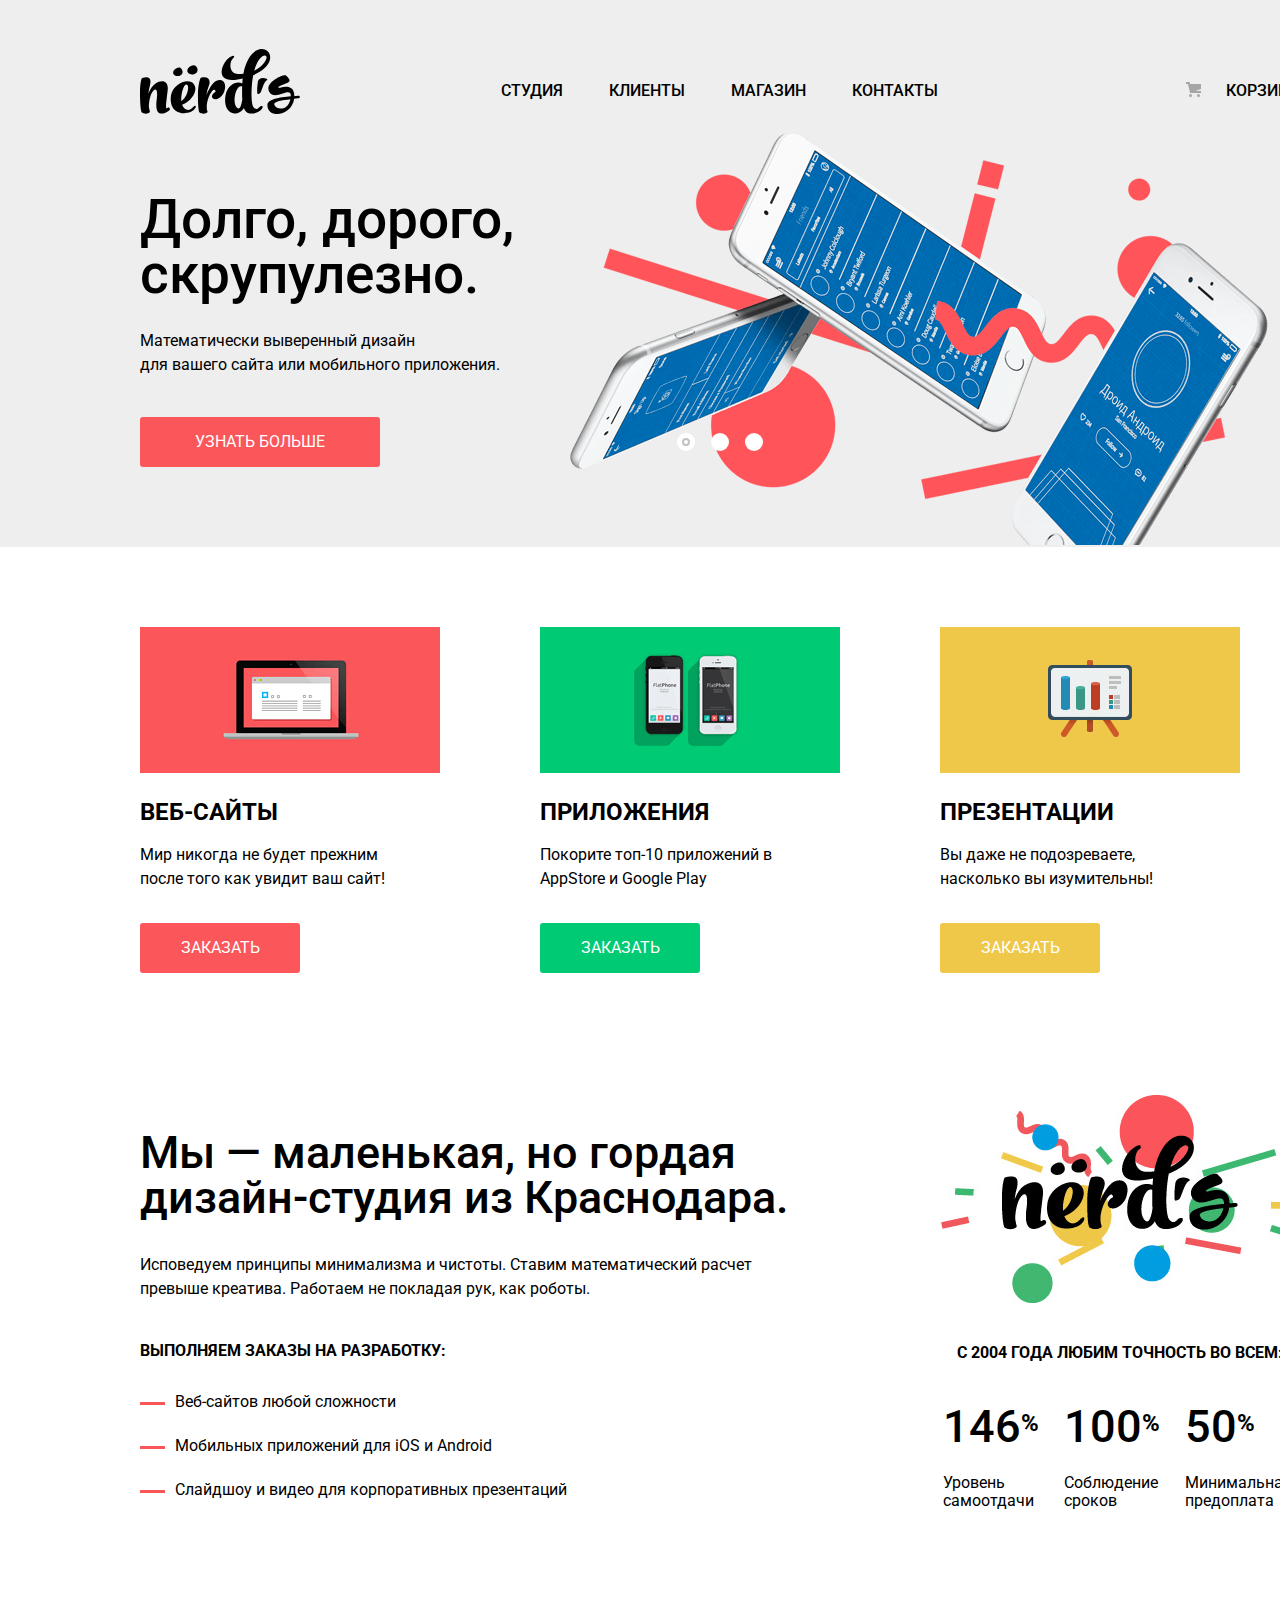
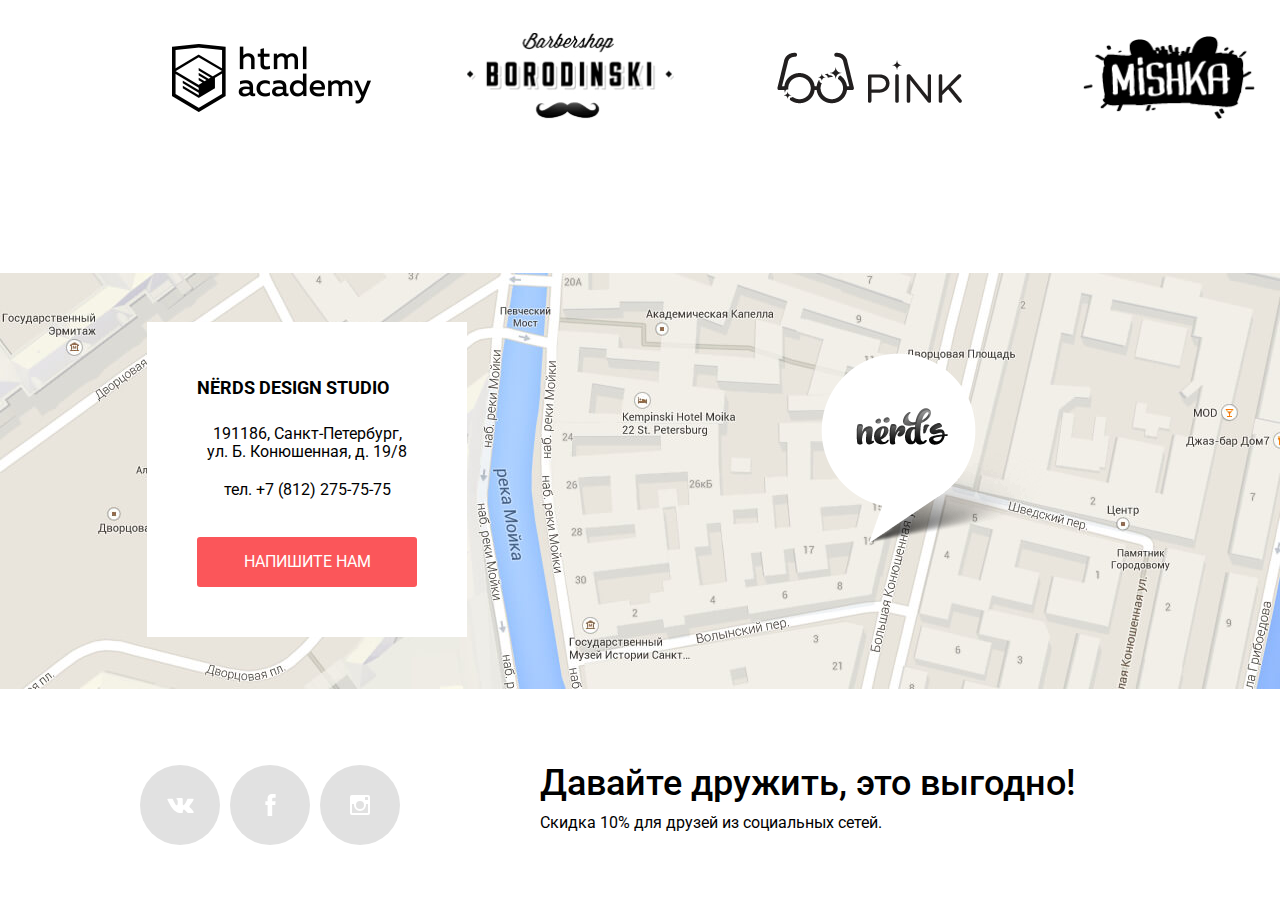
<file: index.html>
<!DOCTYPE html>
<html lang="ru">
  <head>
    <meta charset="utf-8">
    <title>HTML Academy: Нёрдс</title>
    <link href="css/normalize.css" rel="stylesheet">
    <link href="css/min.style.css" rel="stylesheet">
    <link href="https://fonts.googleapis.com/css?family=Roboto:400,500&amp;subset=cyrillic" rel="stylesheet">
  </head>

  <body>
    <header class="main-header">
      <nav class="main-navigation">
        <div class="container">
          <a class="main-header-logo">
            <img src="img/nerds-logo.svg" width="160" height="65" alt="Логотип студии «Nerds»">
          </a>

          <ul class="site-navigation">
            <li><a href="studio.html">Студия</a></li>
            <li><a href="customers.html">Клиенты</a></li>
            <li><a href="catalog.html">Магазин</a></li>
            <li><a href="contacts.html">Контакты</a></li>
          </ul>
          <ul class="user-navigation">
            <li class="shopping-cart">
              <a class="cart-link" href="cart.html">Корзина</a>
            </li>
          </ul>
        </div>
      </nav>

      <section class="slider">
        <div class="container">
          <h2 class="visually-hidden">Преимущества</h2>
          <input class="visually-hidden" type="radio" id="product-1" name="toggle" checked>
          <input class="visually-hidden" type="radio" id="product-2" name="toggle">
          <input class="visually-hidden" type="radio" id="product-3" name="toggle">
          <div class="slide-controls">
            <label class="slide-controls-item slide-controls-item--1" for="product-1">Первый</label>
            <label class="slide-controls-item slide-controls-item--2" for="product-2">Второй</label>
            <label class="slide-controls-item slide-controls-item--3" for="product-3">Третий</label>
          </div>
          <ul class="slide-list">
            <li class="slide-item">
              <h3>Долго, дорого,<br> скрупулезно.</h3>
              <p>Математически выверенный дизайн<br> для вашего сайта или мобильного приложения.</p>
              <a class="button" href="info.html">Узнать больше</a>
            </li>
            <li class="slide-item">
              <h3>Любим математику как никто другой</h3>
              <p>Никакого креатива, только математические формулы для расчета идеальных пропорций.</p>
              <a class="button" href="info.html">Узнать больше</a>
            </li>
            <li class="slide-item">
              <h3>Только ночь, только хардкор</h3>
              <p>Работать днем, как все? Мы против этого. Ближе к полуночи работа только начинается.</p>
              <a class="button" href="info.html">Узнать больше</a>
            </li>
          </ul>
        </div>
      </section>
    </header>

    <main class="container">

      <h1 class="visually-hidden">Студия «Nerds»</h1>

      <section class="advantages">
        <h2 class="visually-hidden">Преимущества</h2>
        <ul class="advantages-list">
          <li class="advantages-item advantages-item-1">
              <h3>Веб-сайты</h3>
              <p>Мир никогда не будет прежним<br> после того как увидит ваш сайт!</p>
              <a class="button button-1" href="order.html">Заказать</a>
          </li>
          <li class="advantages-item advantages-item-2">
            <h3>Приложения</h3>
            <p>Покорите топ-10 приложений в<br> AppStore и Google Play</p>
            <a class="button button-2" href="order.html">Заказать</a>
          </li>
          <li class="advantages-item advantages-item-3">
            <h3>Презентации</h3>
            <p>Вы даже не подозреваете,<br> насколько вы изумительны!</p>
            <a class="button button-3" href="order.html">Заказать</a>
          </li>
        </ul>
      </section>

      <div class="index-columns">
        <section class="studio">
          <h2 class="visually-hidden">О студии</h2>
            <p class="about-studio">Мы — маленькая, но гордая <br>дизайн-студия из Краснодара.</p>
            <p>Исповедуем принципы минимализма и чистоты. Ставим математический расчет<br> превыше креатива. Работаем не покладая рук, как роботы.</p>
            <b>Выполняем заказы на разработку:</b>
            <ul class="studio-list">
              <li>Веб-сайтов любой сложности</li>
              <li>Мобильных приложений для iOS и Android</li>
              <li>Слайдшоу и видео для корпоративных презентаций</li>
            </ul>
          </section>

          <section class="container-table">
            <h3>С 2004 года любим точность во всем:</h3>
            <table>
              <tr>
                <td class="percent">146<span>%</span></td>
                <td class="percent">100<span>%</span></td>
                <td class="percent">50<span>%</span></td>
              </tr>
              <tr>
                <td>Уровень самоотдачи</td>
                <td>Соблюдение сроков</td>
                <td>Минимальная предоплата</td>
              </tr>
          </table>
        </section>
      </div>

        <section class="brands">
          <h2 class="visually-hidden">Бренды</h2>
          <ul class="brands-list">
            <li class="brands-item">
              <a href="https://htmlacademy.ru/intensive/htmlcss">
                <img src="img/logo-1.png" width="199" height="68" alt="HTML Academy">
              </a>
            </li>
            <li class="brands-item">
              <a href="#">
                <img src="img/logo-2.png" width="209" height="90" alt="Барбершоп «Бородинский»">
              </a>
            </li>
            <li class="brands-item">
              <a href="#">
                <img src="img/logo-3.png" width="185" height="52" alt="Pink">
              </a>
            </li>
            <li class="brands-item">
              <a href="#">
                <img src="img/logo-4.png" width="173" height="84" alt="Mishka">
              </a>
            </li>
          </ul>
        </section>
      </main>

      <section class="modal-map">
        <h2 class="visually-hidden">Как проехать</h2>
        <iframe src="https://yandex.ru/map-widget/v1/-/CBujeNeKhC" width="1440" height="440"></iframe>
        <img src="img/map.jpg" width="1520" height="416" alt="Карта">
        <div class="modal-map-marker">
           <img src="img/map-marker.png" width="231" height="190" alt="Маркер">
        </div>
        <div class="contacts">
          <h2>Nёrds design studio</h2>
          <p>191186, Санкт-Петербург,<br> ул. Б. Конюшенная, д. 19/8</p>
          <p>тел. +7 (812) 275-75-75</p>
          <a class="button contacts-button" href="form.html">Напишите нам</a>
        </div>
      </section>

    <footer class="main-footer">
      <div class="container">
        <div class="footer-social">
          <ul>
            <li><a class="social-btn" href="#"><span class="visually-hidden">Вконтакте</span>
              <svg xmlns="http://www.w3.org/2000/svg" width="27" height="15" viewBox="0 0 26.14 14.91">
                <path d="M26 13.47l-.09-.17a13.55 13.55 0 0 0-2.6-3q-.87-.83-1.1-1.12A1 1 0 0 1 22 8a10.27 10.27 0 0 1 1.22-1.78l.88-1.16q2.35-3.13 2-4L26 .94a.8.8 0 0 0-.4-.22 2.14 2.14 0 0 0-.87 0h-3.92a.51.51 0 0 0-.27 0h-.3a.6.6 0 0 0-.15.14.93.93 0 0 0-.14.24 22.22 22.22 0 0 1-1.46 3.06q-.5.84-.93 1.46a7 7 0 0 1-.71.91 4.94 4.94 0 0 1-.52.47q-.23.18-.35.15l-.23-.05a.9.9 0 0 1-.31-.33 1.49 1.49 0 0 1-.16-.53v-.55-.65-.57-1.12-1-.75a3.14 3.14 0 0 0 0-.62 2.12 2.12 0 0 0-.14-.44.73.73 0 0 0-.28-.33 1.57 1.57 0 0 0-.46-.18A9 9 0 0 0 12.57 0a8.93 8.93 0 0 0-3.25.33 1.83 1.83 0 0 0-.52.41q-.25.3-.07.33a1.67 1.67 0 0 1 1.16.59l.08.16a2.6 2.6 0 0 1 .19.63 6.32 6.32 0 0 1 .12 1 10.59 10.59 0 0 1 0 1.7q-.07.71-.13 1.1a2.21 2.21 0 0 1-.18.64 2.69 2.69 0 0 1-.16.3l-.07.07a1 1 0 0 1-.37.07.86.86 0 0 1-.46-.19 3.27 3.27 0 0 1-.56-.52 7 7 0 0 1-.66-.93q-.37-.6-.76-1.42l-.22-.39q-.2-.38-.56-1.11t-.62-1.43A.9.9 0 0 0 5.2.9h-.07a.93.93 0 0 0-.22-.16A1.44 1.44 0 0 0 4.6.65L.87.68A1 1 0 0 0 .1.94L0 1a.44.44 0 0 0 0 .22 1.08 1.08 0 0 0 .08.37Q.9 3.53 1.86 5.31t1.66 2.87Q4.23 9.27 5 10.24t1 1.24l.37.41.34.33a8.06 8.06 0 0 0 1 .78 16.34 16.34 0 0 0 1.4.9 7.6 7.6 0 0 0 1.79.72 6.19 6.19 0 0 0 2 .22h1.57a1.08 1.08 0 0 0 .72-.3l.05-.07a.9.9 0 0 0 .1-.25 1.38 1.38 0 0 0 0-.37 4.48 4.48 0 0 1 .09-1.05 2.77 2.77 0 0 1 .23-.71 1.74 1.74 0 0 1 .29-.4 1.19 1.19 0 0 1 .23-.2h.11a.86.86 0 0 1 .77.21 4.52 4.52 0 0 1 .83.79q.39.47.93 1.05a6.41 6.41 0 0 0 1 .87l.27.16a3.31 3.31 0 0 0 .71.3 1.53 1.53 0 0 0 .76.07l3.48-.05a1.58 1.58 0 0 0 .8-.17.68.68 0 0 0 .34-.37 1.06 1.06 0 0 0 0-.46 1.71 1.71 0 0 0-.1-.36z" fill="#fff"/>

              </svg>
            </a></li>
            <li><a class="social-btn" href="#"><span class="visually-hidden">Фейсбук</span>
              <svg xmlns="http://www.w3.org/2000/svg" width="19" height="22" viewBox="0 0 10.15 21.74">
                <path d="M3.34 1.12A4.77 4.77 0 0 1 6.53 0h3.61v3.81H7.81a1.07 1.07 0 0 0-1.09.83v2.55h3.42c-.08 1.23-.24 2.45-.41 3.67h-3v10.87H2.21V10.86H0V7.21h2.19V3.66a3.83 3.83 0 0 1 1.15-2.54z" fill="#fff"/>
              </svg>
            </a></li>
            <li><a class="social-btn" href="#"><span class="visually-hidden">Инстаграм</span>
              <svg xmlns="http://www.w3.org/2000/svg" width="20" height="20" viewBox="0 0 20 20">
                <path d="M18 0H2a2 2 0 0 0-2 2v16a2 2 0 0 0 2 2h16a2 2 0 0 0 2-2V2a2 2 0 0 0-2-2zm-8 6a4 4 0 1 1-4 4 4 4 0 0 1 4-4zM2.5 18a.47.47 0 0 1-.5-.5V9h2.1a3.4 3.4 0 0 0-.1 1 6 6 0 1 0 12 0 3.4 3.4 0 0 0-.1-1H18v8.5a.47.47 0 0 1-.5.5zM18 4.5a.47.47 0 0 1-.5.5h-2a.47.47 0 0 1-.5-.5v-2a.47.47 0 0 1 .5-.5h2a.47.47 0 0 1 .5.5z" fill="#fff"/>
              </svg>
            </a></li>
          </ul>
          </div>
          <div class="footer-discount">
            <b>Давайте дружить, это выгодно!</b>
            <p>Скидка 10% для друзей из социальных сетей.</p>
          </div>
        </div>
      </footer>

      <section class="modal modal-login">
        <h2>Напишите нам</h2>
        <form class="appointment-form" action="https://echo.htmlacademy.ru" method="post">
          <p class="appointment-item appointment-contacts">
            <label for="appointment-name">Ваше имя:</label>
            <input id="appointment-name" type="text" name="login" placeholder="Имя Фамилия"/>
          </p>
          <p class="appointment-item appointment-contacts">
            <label for="appointment-email">Ваш e-mail:</label>
            <input id="appointment-email" type="text" name="email" placeholder="email@example.com"/>
          </p>
          <p class="appointment-item">
            <label for="appointment-text">Текст письма:</label>
            <textarea id="appointment-text" name="text" placeholder="В свободной форме"></textarea>
          </p>
          <button class="button" type="submit">Отправить</button>
        </form>
        <button class="modal-close" type="button">Закрыть</button>
      </section>

      <script src="js/min.popup.js"></script>
  </body>
</html>
</file>
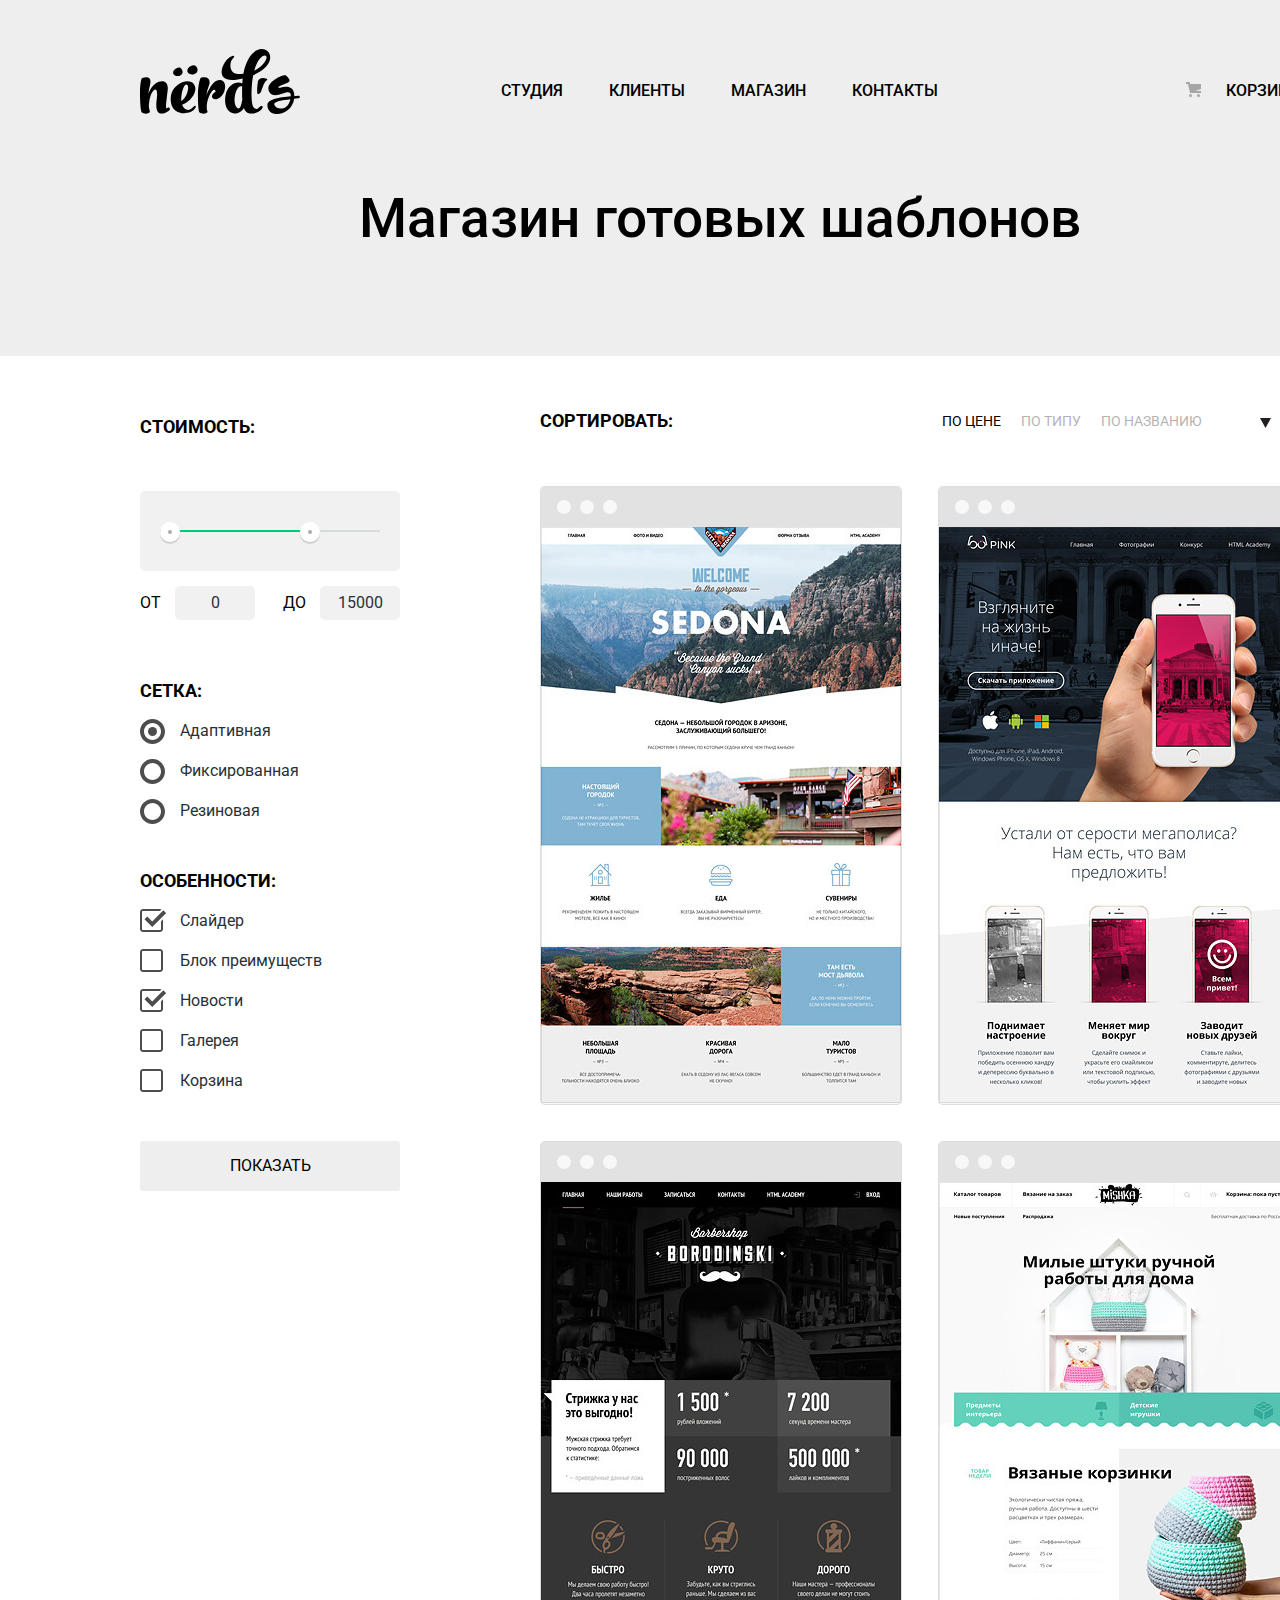
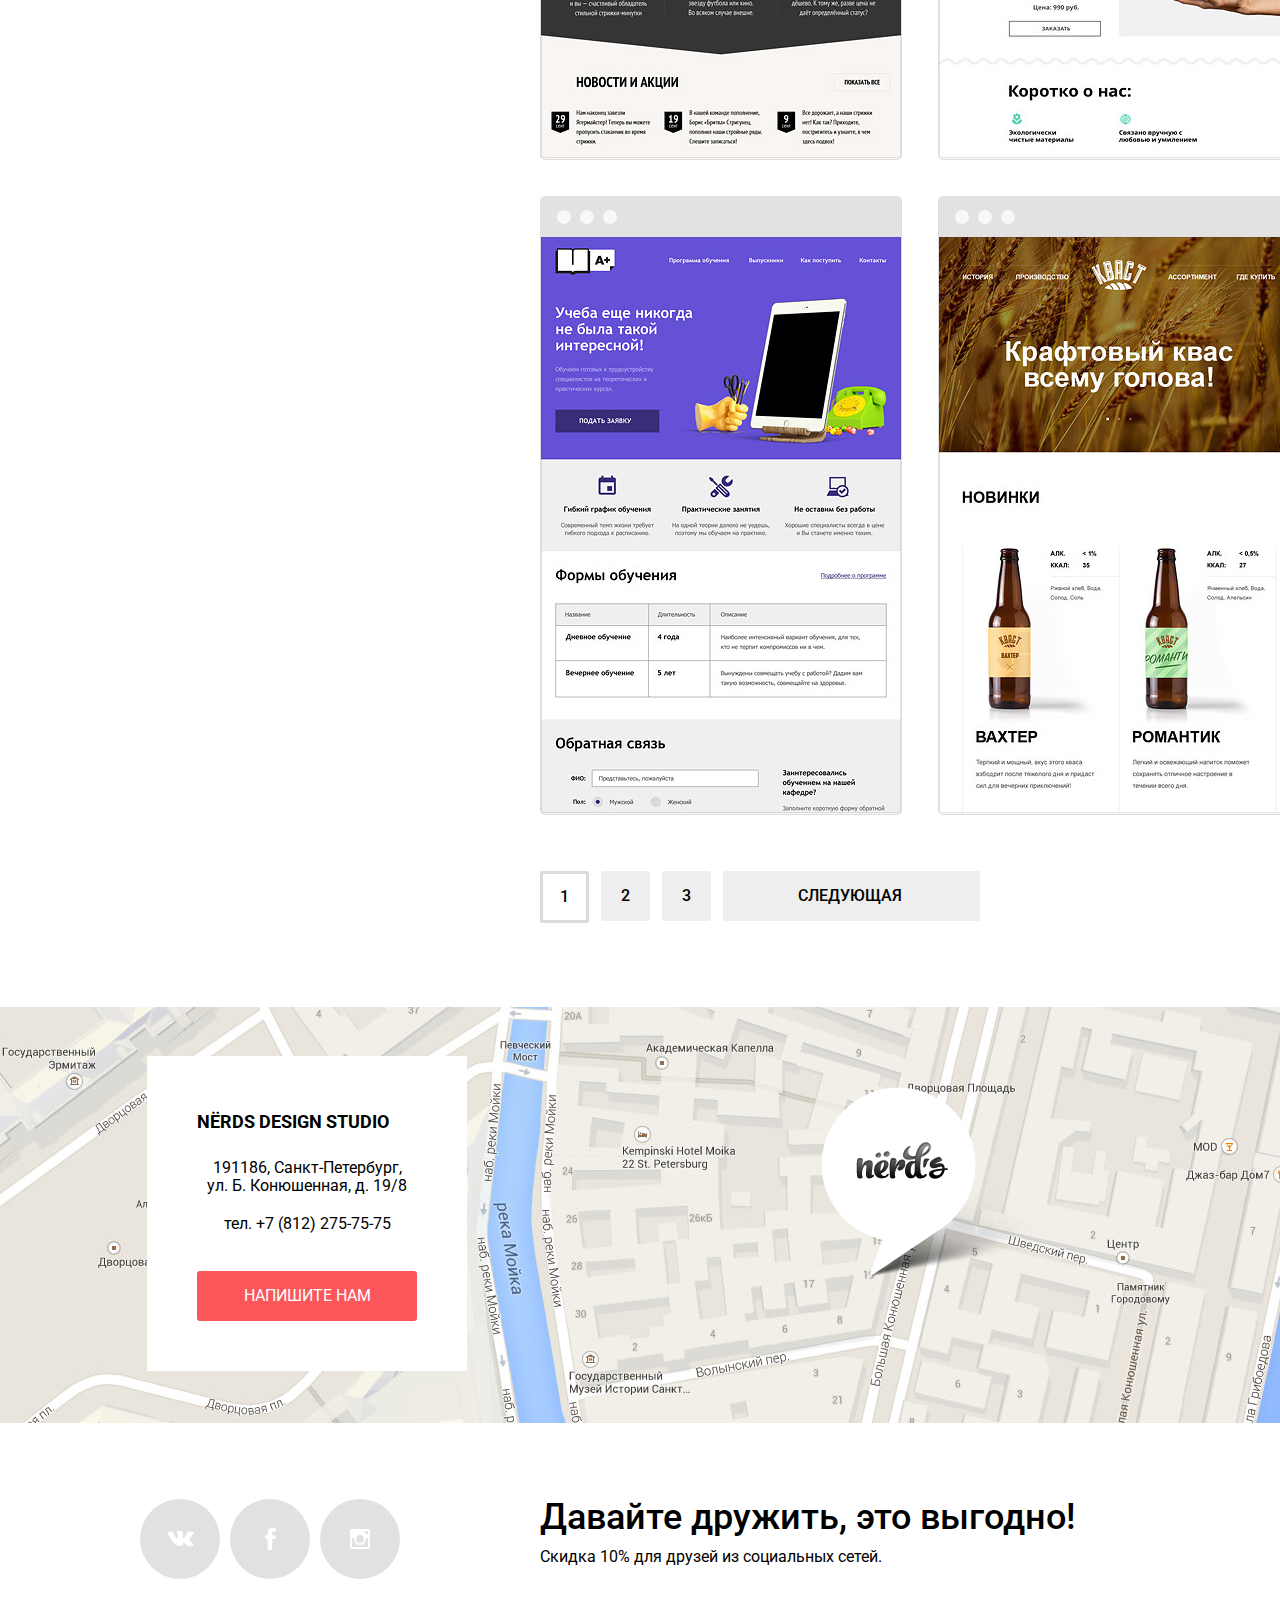
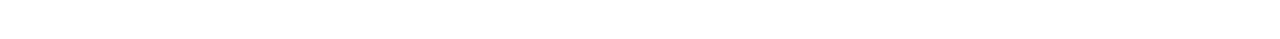
<file: catalog.html>
<!DOCTYPE html>
<html lang="ru">
  <head>
    <meta charset="utf-8">
    <title>HTML Academy: Нёрдс</title>
    <link href="css/normalize.css" rel="stylesheet">
    <link href="css/min.style.css" rel="stylesheet">
    <link href="https://fonts.googleapis.com/css?family=Roboto:400,500&amp;subset=cyrillic" rel="stylesheet">
  </head>

  <body class="inner-page">
    <header class="main-header">
      <nav class="main-navigation">
        <div class="container">
          <a class="main-header-logo" href="index.html">
            <img src="img/nerds-logo.svg" width="160" height="65" alt="Логотип студии «Nerds»">
          </a>

          <ul class="site-navigation">
            <li><a href="studio.html">Студия</a></li>
            <li><a href="customers.html">Клиенты</a></li>
            <li><a href="catalog.html">Магазин</a></li>
            <li><a href="contacts.html">Контакты</a></li>
          </ul>
          <ul class="user-navigation">
            <li class="shopping-cart">
              <a class="cart-link" href="cart.html">Корзина</a>
            </li>
          </ul>
        </div>
      </nav>
      <h1 class="page-title">Магазин готовых шаблонов</h1>
    </header>

    <main class="container">
      <div class="catalog-columns">
        <section class="filters">
          <h2 class="visually-hidden">Фильтр шаблонов</h2>
          <form class="filter" method="get" action="https://echo.htmlacademy.ru">
            <fieldset class="filter-item">
              <legend>Стоимость:</legend>
              <div class="range-filter">
                <div class="range-controls">
                  <div class="scale">
                    <div class="bar" style="margin-left: 0%; width: 70%"></div>
                  </div>
                  <div class="toggle toggle-min"></div>
                  <div class="toggle toggle-max"></div>
                </div>
                <div class="price-controls">
                  <label class="min-price">от <input name="min-price" type="text" value="0"></label>
                  <label class="max-price">до <input name="max-price" type="text" value="15000"></label>
                </div>
              </div>
            </fieldset>
            <fieldset>
              <legend>Сетка:</legend>
              <ul>
                <li class="filter-option">
                  <input class="visually-hidden filter-input filter-input-radio" type="radio" name="layout-group" value="adaptive-layout" id="filter-adaptive" checked/>
                  <label for="filter-adaptive">Адаптивная</label>
                </li>
                <li class="filter-option">
                  <input class="visually-hidden filter-input filter-input-radio" type="radio" name="layout-group" value="fixed-layout" id="filter-fixed"/>
                  <label for="filter-fixed">Фиксированная</label>
                </li>
                <li class="filter-option">
                  <input class="visually-hidden filter-input filter-input-radio" type="radio" name="layout-group" value="rubber-layout" id="filter-rubber"/>
                  <label for="filter-rubber">Резиновая</label>
                </li>
              </ul>
            </fieldset>
            <fieldset>
              <legend>Особенности:</legend>
                <ul>
                  <li class="filter-option">
                    <input class="visually-hidden filter-input filter-input-checkbox" type="checkbox" name="features-group" value="slider" id="filter-slider" checked/>
                    <label for="filter-slider">Слайдер</label>
                  </li>
                  <li class="filter-option">
                    <input class="visually-hidden filter-input filter-input-checkbox" type="checkbox" name="features-group" value="advantages" id="filter-advantages"/>
                    <label for="filter-advantages">Блок преимуществ</label>
                  </li>
                  <li class="filter-option">
                    <input class="visually-hidden filter-input filter-input-checkbox" type="checkbox" name="features-group" value="news" id="filter-news" checked/>
                    <label for="filter-news">Новости</label>
                  </li>
                  <li class="filter-option">
                    <input class="visually-hidden filter-input filter-input-checkbox" type="checkbox" name="features-group" value="gallery" id="filter-gallery"/>
                    <label for="filter-gallery">Галерея</label>
                  </li>
                  <li class="filter-option">
                    <input class="visually-hidden filter-input filter-input-checkbox" type="checkbox" name="features-group" value="cart" id="filter-cart"/>
                    <label for="filter-cart">Корзина</label>
                  </li>
                </ul>
                <button type="submit" class="filter-button button">Показать</button>
            </fieldset>
          </form>
        </section>

        <section class="catalog">
          <h2 class="visually-hidden">Каталог шаблонов</h2>
          <div class="catalog-nav">
            <h3>Сортировать:</h3>
            <ul class="catalog-filter">
              <li class="catalog-filter-item catalog-filter-current"><a href="#">По цене</a></li>
              <li class="catalog-filter-item"><a href="#">По типу</a></li>
              <li class="catalog-filter-item"><a href="#">По названию</a></li>
            </ul>
            <ul class="catalog-button">
              <li><a href="#"><span class="visually-hidden">По убыванию</span></a></li>
              <li><a href="#"><span class="visually-hidden">По возрастанию</span></a></li>
            </ul>
          </div>
          <ul class="catalog-list">
            <li class="catalog-item">
              <p class="catalog-item-image">
                <img src="img/img-sedona.jpg" width="360" height="576" alt="Sedona">
              </p>
              <div class="catalog-item-card">
                <a class="catalog-item-title" href="catalog-item.html">Sedona</a>
                <span>Информационный сайт для&nbsp;туристов</span>
                <p class="catalog-item-price">
                  <a class="button catalog-button" href="#">9 900 руб.</a>
                </p>
              </div>
            </li>
            <li class="catalog-item">
              <p class="catalog-item-image">
                <img src="img/img-pink.jpg" width="360" height="576" alt="Pink">
              </p>
              <div class="catalog-item-card">
                <a class="catalog-item-title" href="catalog-item.html">Pink App</a>
                <span>Продуктовый лендинг приложения для iOS и Android</span>
                <p class="catalog-item-price">
                  <a class="button catalog-button" href="#">9 900 руб.</a>
                </p>
              </div>
            </li>
            <li class="catalog-item">
              <p class="catalog-item-image">
                <img src="img/img-barbershop.jpg" width="360" height="576" alt="Barbershop">
              </p>
              <div class="catalog-item-card">
                <a class="catalog-item-title" href="catalog-item.html">Barbershop</a>
                <span>Сайт салона красоты.<br>Для мужчин, да.</span>
                <p class="catalog-item-price">
                  <a class="button catalog-button" href="#">9 900 руб.</a>
                </p>
              </div>
            </li>
            <li class="catalog-item">
              <p class="catalog-item-image">
                <img src="img/img-mishka.jpg" width="360" height="576" alt="Mishka">
              </p>
              <div class="catalog-item-card">
                <a class="catalog-item-title" href="catalog-item.html">Mishka</a>
                <span>Интернет-магазин вязаных&nbsp;игрушек</span>
                <p class="catalog-item-price">
                  <a class="button catalog-button" href="#">9 900 руб.</a>
                </p>
              </div>
            </li>
            <li class="catalog-item">
              <p class="catalog-item-image">
                <img src="img/img-aplus.jpg" width="360" height="576" alt="A Plus">
              </p>
              <div class="catalog-item-card">
                <a class="catalog-item-title" href="catalog-item.html">A Plus</a>
                <span>Лендинг курсов повышения квалификации</span>
                <p class="catalog-item-price">
                  <a class="button catalog-button" href="#">9 900 руб.</a>
                </p>
              </div>
            </li>
            <li class="catalog-item">
              <p class="catalog-item-image">
                <img src="img/img-kvast.jpg" width="360" height="576" alt="Кваст">
              </p>
              <div class="catalog-item-card">
                <a class="catalog-item-title" href="catalog-item.html">Кваст</a>
                <span>Сайт производителя крафтового кваса</span>
                <p class="catalog-item-price">
                  <a class="button catalog-button" href="#">9 900 руб.</a>
                </p>
              </div>
            </li>
          </ul>
          <ul class="pagination-list">
            <li class="pagination-item pagination-item-current"><a>1</a></li>
            <li class="pagination-item"><a href="#">2</a></li>
            <li class="pagination-item"><a href="#">3</a></li>
            <li class="pagination-item"><a href="#">Следующая</a></li>
          </ul>
        </section>

      </div>
    </main>

    <section class="modal-map">
      <h2 class="visually-hidden">Как проехать</h2>
      <iframe src="https://yandex.ru/map-widget/v1/-/CBujeNeKhC" width="1440" height="440"></iframe>
      <img src="img/map.jpg" width="1520" height="416" alt="Карта">
      <div class="modal-map-marker">
         <img src="img/map-marker.png" width="231" height="190" alt="Маркер">
      </div>
      <div class="contacts">
        <h2>Nёrds design studio</h2>
        <p>191186, Санкт-Петербург,<br> ул. Б. Конюшенная, д. 19/8</p>
        <p>тел. +7 (812) 275-75-75</p>
        <a class="button contacts-button" href="form.html">Напишите нам</a>
      </div>
    </section>

    <footer class="main-footer">
      <div class="container">
        <div class="footer-social">
          <ul>
            <li><a class="social-btn" href="#"><span class="visually-hidden">Вконтакте</span>
              <svg xmlns="http://www.w3.org/2000/svg" width="27" height="15" viewBox="0 0 26.14 14.91">
                <path d="M26 13.47l-.09-.17a13.55 13.55 0 0 0-2.6-3q-.87-.83-1.1-1.12A1 1 0 0 1 22 8a10.27 10.27 0 0 1 1.22-1.78l.88-1.16q2.35-3.13 2-4L26 .94a.8.8 0 0 0-.4-.22 2.14 2.14 0 0 0-.87 0h-3.92a.51.51 0 0 0-.27 0h-.3a.6.6 0 0 0-.15.14.93.93 0 0 0-.14.24 22.22 22.22 0 0 1-1.46 3.06q-.5.84-.93 1.46a7 7 0 0 1-.71.91 4.94 4.94 0 0 1-.52.47q-.23.18-.35.15l-.23-.05a.9.9 0 0 1-.31-.33 1.49 1.49 0 0 1-.16-.53v-.55-.65-.57-1.12-1-.75a3.14 3.14 0 0 0 0-.62 2.12 2.12 0 0 0-.14-.44.73.73 0 0 0-.28-.33 1.57 1.57 0 0 0-.46-.18A9 9 0 0 0 12.57 0a8.93 8.93 0 0 0-3.25.33 1.83 1.83 0 0 0-.52.41q-.25.3-.07.33a1.67 1.67 0 0 1 1.16.59l.08.16a2.6 2.6 0 0 1 .19.63 6.32 6.32 0 0 1 .12 1 10.59 10.59 0 0 1 0 1.7q-.07.71-.13 1.1a2.21 2.21 0 0 1-.18.64 2.69 2.69 0 0 1-.16.3l-.07.07a1 1 0 0 1-.37.07.86.86 0 0 1-.46-.19 3.27 3.27 0 0 1-.56-.52 7 7 0 0 1-.66-.93q-.37-.6-.76-1.42l-.22-.39q-.2-.38-.56-1.11t-.62-1.43A.9.9 0 0 0 5.2.9h-.07a.93.93 0 0 0-.22-.16A1.44 1.44 0 0 0 4.6.65L.87.68A1 1 0 0 0 .1.94L0 1a.44.44 0 0 0 0 .22 1.08 1.08 0 0 0 .08.37Q.9 3.53 1.86 5.31t1.66 2.87Q4.23 9.27 5 10.24t1 1.24l.37.41.34.33a8.06 8.06 0 0 0 1 .78 16.34 16.34 0 0 0 1.4.9 7.6 7.6 0 0 0 1.79.72 6.19 6.19 0 0 0 2 .22h1.57a1.08 1.08 0 0 0 .72-.3l.05-.07a.9.9 0 0 0 .1-.25 1.38 1.38 0 0 0 0-.37 4.48 4.48 0 0 1 .09-1.05 2.77 2.77 0 0 1 .23-.71 1.74 1.74 0 0 1 .29-.4 1.19 1.19 0 0 1 .23-.2h.11a.86.86 0 0 1 .77.21 4.52 4.52 0 0 1 .83.79q.39.47.93 1.05a6.41 6.41 0 0 0 1 .87l.27.16a3.31 3.31 0 0 0 .71.3 1.53 1.53 0 0 0 .76.07l3.48-.05a1.58 1.58 0 0 0 .8-.17.68.68 0 0 0 .34-.37 1.06 1.06 0 0 0 0-.46 1.71 1.71 0 0 0-.1-.36z" fill="#fff"/>
              </svg>
            </a></li>
            <li><a class="social-btn" href="#"><span class="visually-hidden">Фейсбук</span>
              <svg xmlns="http://www.w3.org/2000/svg" width="19" height="22" viewBox="0 0 10.15 21.74">
                <path d="M3.34 1.12A4.77 4.77 0 0 1 6.53 0h3.61v3.81H7.81a1.07 1.07 0 0 0-1.09.83v2.55h3.42c-.08 1.23-.24 2.45-.41 3.67h-3v10.87H2.21V10.86H0V7.21h2.19V3.66a3.83 3.83 0 0 1 1.15-2.54z" fill="#fff"/>
              </svg>
            </a></li>
            <li><a class="social-btn" href="#"><span class="visually-hidden">Инстаграм</span>
              <svg xmlns="http://www.w3.org/2000/svg" width="20" height="20" viewBox="0 0 20 20">
                <path d="M18 0H2a2 2 0 0 0-2 2v16a2 2 0 0 0 2 2h16a2 2 0 0 0 2-2V2a2 2 0 0 0-2-2zm-8 6a4 4 0 1 1-4 4 4 4 0 0 1 4-4zM2.5 18a.47.47 0 0 1-.5-.5V9h2.1a3.4 3.4 0 0 0-.1 1 6 6 0 1 0 12 0 3.4 3.4 0 0 0-.1-1H18v8.5a.47.47 0 0 1-.5.5zM18 4.5a.47.47 0 0 1-.5.5h-2a.47.47 0 0 1-.5-.5v-2a.47.47 0 0 1 .5-.5h2a.47.47 0 0 1 .5.5z" fill="#fff"/>
              </svg>
            </a></li>
          </ul>
          </div>
          <div class="footer-discount">
            <b>Давайте дружить, это выгодно!</b>
            <p>Скидка 10% для друзей из социальных сетей.</p>
          </div>
        </div>
      </footer>

    <section class="modal modal-login">
      <h2>Напишите нам</h2>
      <form class="appointment-form" action="https://echo.htmlacademy.ru" method="post">
        <p class="appointment-item appointment-contacts">
          <label for="appointment-name">Ваше имя:</label>
          <input id="appointment-name" type="text" name="login" value="" placeholder="Имя Фамилия"/>
        </p>
        <p class="appointment-item appointment-contacts">
          <label for="appointment-email">Ваш e-mail:</label>
          <input id="appointment-email" type="text" name="email" value="" placeholder="email@example.com"/>
        </p>
        <p class="appointment-item">
          <label for="appointment-text">Текст письма:</label>
          <textarea id="appointment-text" name="text" placeholder="В свободной форме"></textarea>
        </p>
        <button class="button" type="submit">Отправить</button>
      </form>
      <button class="modal-close" type="button">Закрыть</button>
    </section>

    <script src="js/min.popup.js"></script>
  </body>
</html>
</file>
<file: css/min.style.css>
body{margin:0;padding:0;min-width:1440px;font-family:Roboto,Arial,sans-serif;font-size:16px;line-height:24px;font-weight:400;color:#000;background-color:#fff}a{text-decoration:none}img{max-width:100%;height:auto}.visually-hidden:not(:focus):not(:active),input[type="checkbox"].visually-hidden,input[type="radio"].visually-hidden{position:absolute;width:1px;height:1px;margin:-1px;border:0;padding:0;white-space:nowrap;-webkit-clip-path:inset(100%);clip-path:inset(100%);clip:rect(0 0 0 0);overflow:hidden}.button{font:inherit;display:block;width:240px;padding:16px 0;font-size:16px;line-height:18px;color:#fff;text-align:center;vertical-align:middle;text-transform:uppercase;background-color:#fb565a;border-radius:3px;border:none}.button:hover,.button:focus{color:#fff;background-color:#e74246}.button:active{color:rgba(255,255,255,0.302);background-color:#d7373b;-webkit-box-shadow:inset 0 3px 0 0 rgba(0,1,1,0.1);box-shadow:inset 0 3px 0 0 rgba(0,1,1,0.1)}.button-1{width:160px;color:#fff;background-color:#fb565a}.button-2{width:160px;color:#fff;background-color:#00ca74}.button-3{width:160px;color:#fff;background-color:#efc84a}.button-2:hover,.button-2:focus{color:#fff;background-color:#00bc6c}.button-2:active{color:rgba(255,255,255,0.302);background-color:#00aa62}.button-3:hover,.button-3:focus{color:#fff;background-color:#eab534}.button-3:active{color:rgba(255,255,255,0.302);background-color:#e5a722}.main-header{background-color:#eee;margin-bottom:80px}.main-navigation{display:-webkit-box;display:-ms-flexbox;display:flex;width:100%;font-size:16px;font-weight:500;line-height:30px;color:#000;background-color:#eee;text-transform:uppercase}.main-header-logo{width:160px;height:65px;padding-top:49px}.container{width:1160px;margin:0 auto;padding:0 20px}.main-navigation .container{display:-webkit-box;display:-ms-flexbox;display:flex;-webkit-box-pack:justify;-ms-flex-pack:justify;justify-content:space-between}.site-navigation,.user-navigation{margin:0;margin-top:49px;padding:0;list-style:none}.site-navigation{display:-webkit-box;display:-ms-flexbox;display:flex;-ms-flex-wrap:wrap;flex-wrap:wrap;width:520px}.user-navigation{display:-webkit-box;display:-ms-flexbox;display:flex;max-width:180px}.site-navigation a,.user-navigation a{display:block;padding:27px 23px;padding-bottom:0;vertical-align:middle;color:#000}.user-navigation .cart-link{position:relative;padding-right:0;padding-left:50px}.cart-link::before{content:"";position:absolute;top:33px;left:10px;width:20px;height:20px;background-image:url(../img/cart-icon.svg);background-repeat:no-repeat;background-position:0 0}.site-navigation a:hover,.site-navigation a:focus,.user-navigation a:hover,.user-navigation a:focus{color:#fb565a}.site-navigation a:active,.user-navigation a:active{color:rgba(0,0,0,0.302)}.slider{position:relative;background-color:#eee}.slide-controls{position:absolute;left:50%;bottom:104px;z-index:50;width:160px;height:18px;text-align:center;font-size:0;-webkit-transform:translateX(-50%);-ms-transform:translateX(-50%);transform:translateX(-50%)}.slide-controls label{position:relative;display:inline-block;width:18px;height:18px;padding:8px;border-radius:50%;cursor:pointer;vertical-align:top}.slide-controls label::after{content:"";position:absolute;top:8px;left:8px;z-index:1;width:18px;height:18px;background:#fff;border-radius:50%}.slide-list{margin:0;padding:0;list-style:none}.slide-item{display:none;padding:78px 0 80px}.slide-item:nth-child(1){background-image:url(../img/slide1.png);background-repeat:no-repeat;background-position:93% 18px}.slide-item:nth-child(2){background-image:url(../img/slide2.png);background-repeat:no-repeat;background-position:100% 0}.slide-item:nth-child(3){background-image:url(../img/slide3.png);background-repeat:no-repeat;background-position:100% 20px}#product-1:checked ~ .slide-list .slide-item:nth-child(1){display:block}#product-2:checked ~ .slide-list .slide-item:nth-child(2){display:block}#product-3:checked ~ .slide-list .slide-item:nth-child(3){display:block}#product-1:checked ~ .slide-controls .slide-controls-item--1::before,#product-2:checked ~ .slide-controls .slide-controls-item--2::before,#product-3:checked ~ .slide-controls .slide-controls-item--3::before{content:"";position:absolute;left:50%;top:50%;z-index:2;width:4px;height:4px;margin:-4px;background-color:inherit;border:2px solid #c1c1c1;border-radius:50%}.slide-item h3{max-width:600px;margin:0;margin-bottom:27px;font-size:55px;line-height:55px;font-weight:500}.slide-item p{max-width:430px;margin:0;margin-bottom:40px}.advantages{margin-bottom:112px}.advantages-list{display:-webkit-box;display:-ms-flexbox;display:flex;-webkit-box-pack:justify;-ms-flex-pack:justify;justify-content:space-between;margin:0;padding:0;list-style:none}.advantages-item{width:300px;text-align:left;padding-top:146px;margin-right:100px}.advantages-item-1{background-image:url(../img/illustration-1.png);background-repeat:no-repeat}.advantages-item-2{background-image:url(../img/illustration-2.png);background-repeat:no-repeat}.advantages-item-3{margin-right:60px;background-image:url(../img/illustration-3.png);background-repeat:no-repeat}.advantages-item h3{font-size:24px;line-height:30px;font-weight:700;text-transform:uppercase;margin-bottom:5px}.advantages-item p{font-size:16px;line-height:24px;margin-bottom:32px}.index-columns{display:-webkit-box;display:-ms-flexbox;display:flex;-webkit-box-pack:justify;-ms-flex-pack:justify;justify-content:space-between;margin-bottom:120px}.studio{width:780px;padding-right:20px}.studio .about-studio{max-width:700px;margin-bottom:33px;font-size:45px;font-weight:500;line-height:45px}.studio p{font-size:16px;line-height:24px;margin-bottom:38px}.studio b{font-size:16px;line-height:24px;text-transform:uppercase}.studio-list{margin:0;margin-top:17px;padding:0;list-style:none}.studio-list li{position:relative;padding:10px 35px}.studio-list li:before{content:"";position:absolute;left:0;top:22px;z-index:2;width:25px;height:3px;background:#fb565a}.container-table{width:360px;padding-top:240px;background-image:url(../img/nerds-illustration.png);background-position:0 10px;background-repeat:no-repeat}.container-table b{font-weight:500;text-transform:uppercase}.container-table h3{text-align:center;font-size:16px;line-height:24px;font-weight:700;text-transform:uppercase}.container-table td{padding-right:22px;padding-top:35px;text-align:left;line-height:18px}.container-table .percent{font-size:45px;line-height:10,06px;font-weight:500}.container-table span{font-size:24px;line-height:10.06px;font-weight:700;vertical-align:top}.brands-list{display:-webkit-box;display:-ms-flexbox;display:flex;-webkit-box-pack:justify;-ms-flex-pack:justify;justify-content:space-between;-webkit-box-align:center;-ms-flex-align:center;align-items:center;margin:0;margin-bottom:120px;padding:0;list-style:none}.brands-item:nth-child(1){width:200px;margin-left:32px;margin-right:96px}.brands-item:nth-child(2){width:209px;margin-right:103px}.brands-item:nth-child(3){width:186px;margin-right:121px}.brands-item:nth-child(4){width:173px;margin-right:45px}.modal-map{display:block;width:100%;height:416px;position:relative;text-align:center;margin:0 auto;margin-bottom:100px}.modal-map-marker{position:absolute;width:231px;height:190px;bottom:122px;left:57%}.modal-map iframe{position:relative;width:100%;height:440px;border:0;margin:0;margin-bottom:-445px;z-index:1}.modal-map .contacts{position:absolute;width:320px;z-index:5;top:73px;left:147px;padding-top:36px;padding-bottom:50px;background-color:#fff}.contacts h2{margin-bottom:22px;margin-left:50px;font-size:18px;line-height:30px;text-align:left;text-transform:uppercase}.contacts p{margin:0 50px 20px;font-size:16px;line-height:18px}.contacts .contacts-button{width:220px;margin:0 auto;margin-top:38px}.main-footer{padding:0 40px;margin-bottom:60px}.main-footer .container{display:-webkit-box;display:-ms-flexbox;display:flex}.footer-social{width:260px;margin:0;margin-right:140px}.footer-social ul{display:-webkit-box;display:-ms-flexbox;display:flex;-ms-flex-wrap:wrap;flex-wrap:wrap;-webkit-box-pack:justify;-ms-flex-pack:justify;justify-content:space-between;margin:0;padding:0;list-style:none}.social-btn{display:-webkit-box;display:-ms-flexbox;display:flex;-webkit-box-align:center;-ms-flex-align:center;align-items:center;-webkit-box-pack:center;-ms-flex-pack:center;justify-content:center;width:80px;height:80px;background-color:#e1e1e1;border-radius:50%}.social-btn:hover,.social-btn:focus{background-color:#e74246}.social-button:hover path,.social-button:focus path{fill:#fff}.social-btn:active{background-color:#d7373b}.social-btn:active path{fill:#fff;opacity:.3}.footer-discount{min-width:544px;margin:0}.footer-discount b{font-size:36px;font-weight:500;line-height:36px}.footer-discount p{margin:0;margin-top:10px;font-size:16px;line-height:22px}.page-title{font-size:55px;font-weight:500;line-height:55px;text-align:center;padding-top:40px;padding-bottom:110px}.inner-page .main-header{margin-bottom:56px}.filters{width:260px;margin-right:140px}.filter fieldset{margin:0;margin-bottom:27px;padding:0;border:none}.filter fieldset:first-child{margin-bottom:56px}.filter legend{margin-bottom:13px;font-size:18px;line-height:30px;font-weight:700;text-transform:uppercase}.filter ul{margin:0;padding:0;list-style:none}.filter-option{margin-bottom:16px;padding-left:40px;vertical-align:middle}.filter-option label{display:block;position:relative;cursor:pointer;-webkit-user-select:none;-moz-user-select:none;-ms-user-select:none;user-select:none}.filter-input + label{color:#283136}.filter-input:hover + label,.filter-input:focus + label{color:#000}.filter-input:disabled + label{color:#283136;opacity:.3}.filter-input-checkbox + label::before{content:"";position:absolute;left:-40px;top:0;width:26px;height:26px;background-image:url(../img/checkbox-off.svg);background-repeat:no-repeat;background-position:0 0}.filter-input-checkbox:checked + label::before{content:"";position:absolute;left:-40px;top:0;width:26px;height:26px;background-image:url(../img/checkbox-on.svg);background-repeat:no-repeat;background-position:0 0}.filter-input-radio + label::before{content:"";position:absolute;left:-40px;top:0;width:26px;height:26px;background-image:url(../img/radio-off.svg);background-repeat:no-repeat;background-position:0 0}.filter-input-radio:checked + label::before{content:"";position:absolute;left:-40px;top:0;width:26px;height:26px;background-image:url(../img/radio-on.svg);background-repeat:no-repeat;background-position:0 0}.filter-item{margin:0;margin-bottom:58px;padding:0;border:none}.filter-item legend{margin-bottom:0}.range-filter{width:260px;margin-top:49px}.range-controls{position:relative;height:41px;margin-bottom:15px;padding-top:39px;padding-right:20px;padding-left:20px;background-color:#f1f1f1;border-radius:5px}.range-controls .scale{height:2px;background:#d7dcde}.range-controls .bar{width:70%;height:2px;background:#00ca74}.range-controls .toggle{position:absolute;top:31px;left:0;width:4px;height:4px;padding:0;border:8px solid #fff;background-color:#ababab;-webkit-box-shadow:0 2px 1px 0 #cfcfcf;box-shadow:0 2px 1px 0 #cfcfcf;border-radius:50%;cursor:pointer}.range-controls .toggle-min{left:20px}.range-controls .toggle-max{left:160px}.price-controls{font-size:0}.price-controls label{display:inline-block;vertical-align:top;width:50%;font-size:16px;text-transform:uppercase}.price-controls input{width:60px;padding:8px 10px;margin-left:10px;font-family:Roboto,Arial,sans-serif;font-size:16px;text-align:center;color:#283136;border:none;border-radius:5px;background:#f1f1f1}.max-price{text-align:right}.filter-button{width:260px;margin-top:48px;background-color:#eee;color:#000}.filter-button:hover,.filter-button:focus{background-color:#dfdfdf;color:#000}.filter-button:active{background-color:#d5d5d5;color:rgba(0,0,0,0.1);-webkit-box-shadow:inset 0 3px 0 0 rgba(0,1,1,0.1);box-shadow:inset 0 3px 0 0 rgba(0,1,1,0.1)}.catalog{width:760px}.catalog-columns{display:-webkit-box;display:-ms-flexbox;display:flex}.catalog-filter{display:-webkit-box;display:-ms-flexbox;display:flex;-webkit-box-pack:end;-ms-flex-pack:end;justify-content:flex-end;-ms-flex-wrap:wrap;flex-wrap:wrap;font-size:14px;line-height:18px;text-transform:uppercase;margin:0;padding:0;list-style:none}.catalog-filter li{margin-right:20px}.catalog-filter a{color:#000;opacity:.3}.catalog-filter a:hover{color:#000;opacity:.6}.catalog-filter a:active{color:#000;opacity:1}.catalog-filter-current a{color:#000;opacity:1}.catalog h3{font-size:18px;line-height:18px;text-transform:uppercase;margin:0;margin-right:230px;padding:0}.catalog-nav{display:-webkit-box;display:-ms-flexbox;display:flex;-webkit-box-pack:justify;-ms-flex-pack:justify;justify-content:space-between;margin-bottom:42px}.catalog-button{position:relative}.catalog-button li{display:inline-block;vertical-align:top}.catalog-button li:first-child{position:absolute;width:13px;height:13px;top:-10px;left:0;background-image:url(../img/icon-down-dir.svg);background-position:0 0;background-repeat:no-repeat}.catalog-button li:last-child{position:absolute;width:13px;height:13px;top:-10px;left:25px;background-image:url(../img/icon-up-dir.svg);background-position:0 0;background-repeat:no-repeat}.catalog-list{display:-webkit-box;display:-ms-flexbox;display:flex;-ms-flex-wrap:wrap;flex-wrap:wrap;padding:0;margin:0;margin-bottom:20px;list-style:none}.catalog-item{display:block;position:relative;width:360px;margin-bottom:36px;margin-right:36px;padding:0;background-color:#f8f8f8;border:1px solid rgba(0,0,0,0.1);border-radius:5px}.catalog-item::before{content:"";display:block;width:360px;height:40px;background-image:url(../img/browser.svg);background-position:0 0;background-repeat:no-repeat;opacity:.12}.catalog-item:hover::before{opacity:1}.catalog-item .catalog-item-image{display:block;margin:0;padding:0;margin-bottom:-6px}.catalog-item:nth-child(2n){margin-right:0}.catalog-item:hover{border:1px solid rgba(77,77,77,0.1);-webkit-box-shadow:0 6px 15px 0 rgba(0,1,1,0.25);box-shadow:0 6px 15px 0 rgba(0,1,1,0.25)}.catalog-item .catalog-item-card{display:none}.catalog-item:hover .catalog-item-card{display:-webkit-box;display:-ms-flexbox;display:flex;-webkit-box-orient:vertical;-webkit-box-direction:normal;-ms-flex-direction:column;flex-direction:column;position:absolute;width:auto;bottom:0;left:0;background-color:#eee;z-index:100}.catalog-item-card .catalog-item-title{margin-top:30px;margin-bottom:15px;font-size:18px;font-weight:700;line-height:30px;text-align:center;color:#000;text-transform:uppercase}.catalog-item-card span{width:230px;margin:0 65px 34px;text-align:center;line-height:18px;color:#666}.catalog-item-price{display:block;margin:0 auto;margin-bottom:40px}.catalog-item-price .catalog-button{width:200px}.pagination-list{display:-webkit-box;display:-ms-flexbox;display:flex;-ms-flex-wrap:wrap;flex-wrap:wrap;padding:0;margin:0;margin-bottom:60px;list-style:none}.pagination-item{margin-right:12px;font-size:16px;font-weight:500;line-height:18px}.pagination-item:last-child{margin-right:0}.pagination-item a{display:block;padding:16px 20px;color:#000;background-color:#eee;border-radius:2px}.pagination-item a:hover,.pagination-item a:focus{background-color:#dfdfdf}.pagination-item a:active{color:#000;opacity:.3;background-color:#d5d5d5}.pagination-item-current a{padding:14px 17px;color:#000;background-color:#fff;border:3px solid #dbdbdb}.pagination-item-current a:hover,.pagination-item-current a:focus,.pagination-item-current a:active{color:#000;background-color:#fff;border:3px solid #dbdbdb}.pagination-item:last-child a{padding-left:75px;padding-right:78px;text-transform:uppercase}.social-1{font-size:36px;line-height:36px}.social-2{font-size:16px;line-height:22px}.social-list{list-style:none}@-webkit-keyframes bounce{0%{-webkit-transform:translateY(-2000px);transform:translateY(-2000px)}70%{-webkit-transform:translateY(30px);transform:translateY(30px)}90%{-webkit-transform:translateY(-10px);transform:translateY(-10px)}100%{-webkit-transform:translateY(0);transform:translateY(0)}}@keyframes bounce{0%{-webkit-transform:translateY(-2000px);transform:translateY(-2000px)}70%{-webkit-transform:translateY(30px);transform:translateY(30px)}90%{-webkit-transform:translateY(-10px);transform:translateY(-10px)}100%{-webkit-transform:translateY(0);transform:translateY(0)}}@-webkit-keyframes shake{0%,100%{-webkit-transform:translateX(0);transform:translateX(0)}10%,30%,50%,70%,90%{-webkit-transform:translateX(-10px);transform:translateX(-10px)}20%,40%,60%,80%{-webkit-transform:translateX(10px);transform:translateX(10px)}}@keyframes shake{0%,100%{-webkit-transform:translateX(0);transform:translateX(0)}10%,30%,50%,70%,90%{-webkit-transform:translateX(-10px);transform:translateX(-10px)}20%,40%,60%,80%{-webkit-transform:translateX(10px);transform:translateX(10px)}}.modal{position:fixed;display:none;color:#000;background-color:#fff;-webkit-box-shadow:0 20px 40px rgba(0,0,0,0.75);box-shadow:0 20px 40px rgba(0,0,0,0.75);z-index:10}.modal-show{display:block;-webkit-animation:bounce .6s;animation:bounce .6s}.modal-error{-webkit-animation:shake .6s;animation:shake .6s}.modal-login{top:60px;left:20%;width:760px;padding:50px 100px}.modal-close{position:absolute;top:80px;right:80px;width:22px;height:22px;font-size:0;background-color:transparent;border:0;cursor:pointer}.modal-close::before,.modal-close::after{content:"";position:absolute;width:19px;height:3px;background-color:red;opacity:.3}.modal-close::before{-webkit-transform:rotate(45deg);-ms-transform:rotate(45deg);transform:rotate(45deg)}.modal-close::after{-webkit-transform:rotate(-45deg);-ms-transform:rotate(-45deg);transform:rotate(-45deg)}.modal-login h2{font-size:45px;line-height:45px;font-weight:500}.appointment-form{display:-webkit-box;display:-ms-flexbox;display:flex;-ms-flex-wrap:wrap;flex-wrap:wrap;-webkit-box-pack:justify;-ms-flex-pack:justify;justify-content:space-between}.appointment-form input[type="text"],.appointment-form textarea[type="text"]{display:block;-webkit-box-sizing:border-box;box-sizing:border-box;width:760px;margin-bottom:10px;padding:10px;font:inherit;color:#000;background-color:#fff;border:2px solid #d7dcde}.appointment-contacts input[type="text"]{width:360px}.appointment-form input:hover{border:2px solid #b4b9bb}.appointment-form input:focus{border:2px solid #000}.appointment-item label{display:inline-block;vertical-align:top;font-size:16px;line-height:18px;font-weight:700;margin-bottom:15px}.appointment-form .button{width:260px;margin:20px 0}
</file>
